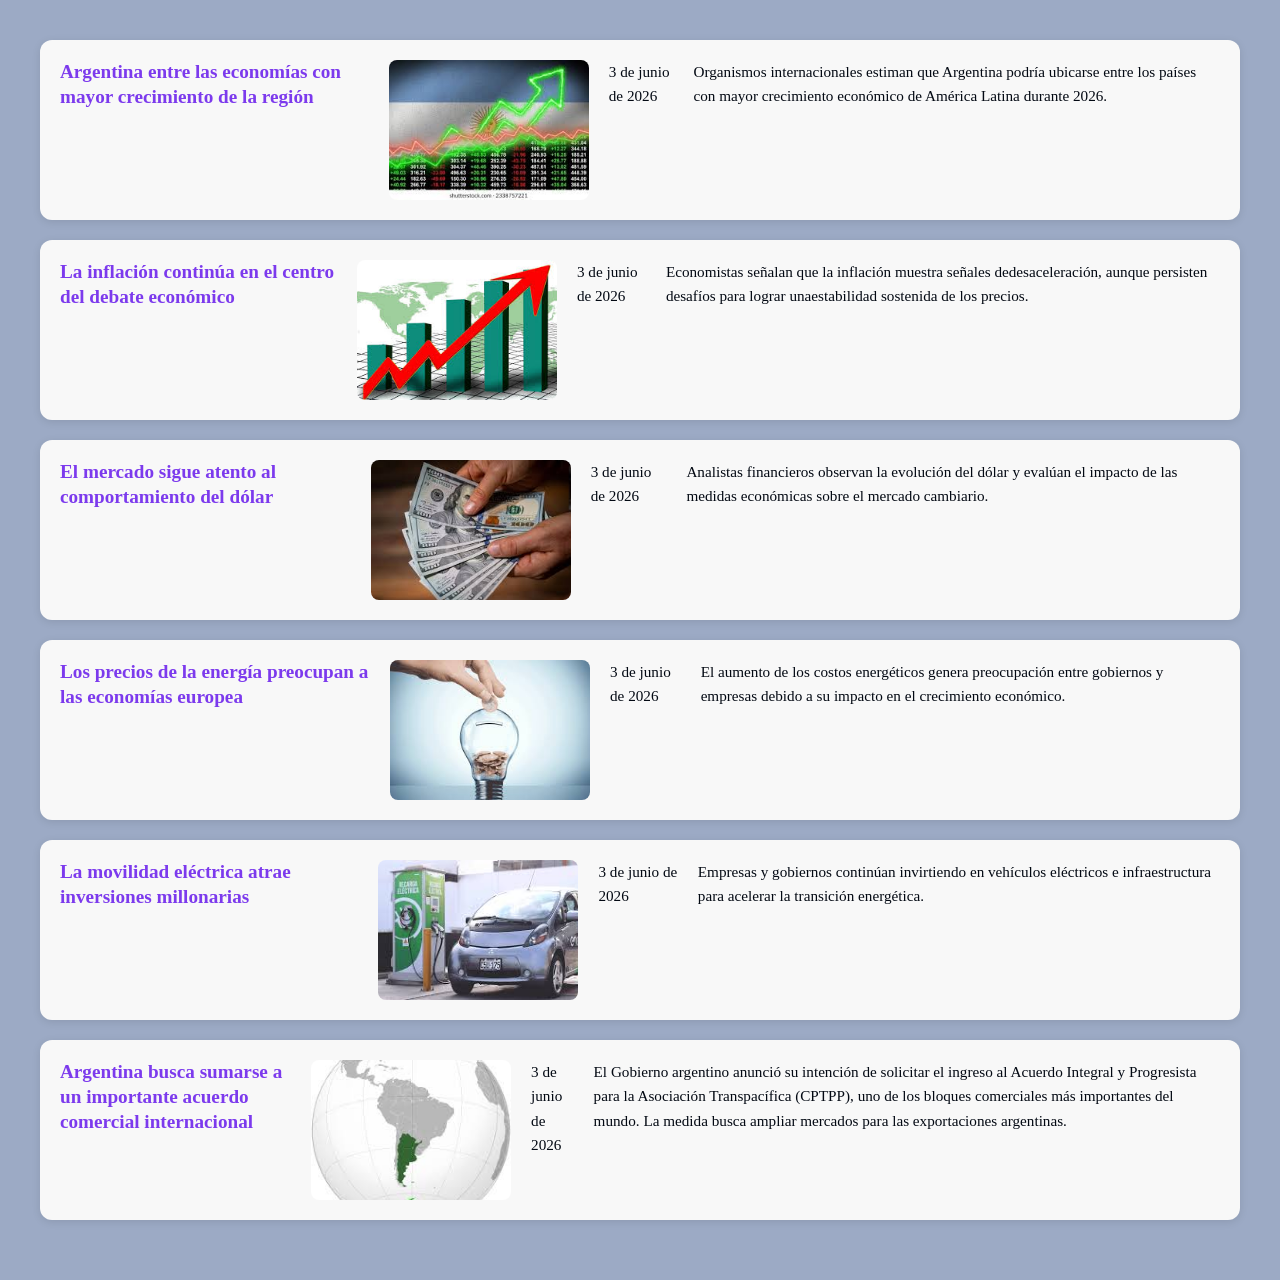
<file: economia.html>
<!DOCTYPE html>
<html lang="es">
<head>
    <meta charset="UTF-8">
    <title>Economia</title>
    <link rel="stylesheet" href="styles.css">
</head>
<body>

<div class="noticia">
  <h2>Argentina entre las economías con mayor crecimiento de la región</h2>
  <img src="[data-uri]" alt="">
  <p class="fecha">3 de junio de 2026</p> 
  <p>Organismos internacionales estiman que Argentina podría ubicarse entre los países con mayor crecimiento económico de América Latina durante 2026.</p>
</div>

<div class="noticia">
  <h2>La inflación continúa en el centro del debate económico</h2>
  <img src="[data-uri]" alt="">
 <p class="fecha">3 de junio de 2026</p> 
  <p> Economistas señalan que la inflación muestra señales dedesaceleración, aunque persisten desafíos para lograr unaestabilidad sostenida de los precios.</p>
</div>

<div class="noticia">
  <h2>El mercado sigue atento al comportamiento del dólar</h2>
  <img src="[data-uri]" alt="">
 <p class="fecha">3 de junio de 2026</p> 
  <p> Analistas financieros observan la evolución del dólar y evalúan el impacto de las medidas económicas sobre el mercado cambiario.</p>
</div>


<div class="noticia">
  <h2>Los precios de la energía preocupan a las economías europea</h2>
  <img src="[data-uri]" alt="imagen ilustrativa">
 <p class="fecha">3 de junio de 2026</p> 
  <p> El aumento de los costos energéticos genera preocupación entre gobiernos y empresas debido a su impacto en el crecimiento económico.</p>
</div>

<div class="noticia">
  <h2>La movilidad eléctrica atrae inversiones millonarias</h2>
  <img src="[data-uri]" alt="">
  <p class="fecha">3 de junio de 2026</p> 
  <p> Empresas y gobiernos continúan invirtiendo en vehículos eléctricos e infraestructura para acelerar la transición energética.</p>
</div>

<div class="noticia">
  <h2>Argentina busca sumarse a un importante acuerdo comercial internacional</h2>
  <img src="[data-uri]" alt="">
  <p class="fecha">3 de junio de 2026</p> 
  <p>El Gobierno argentino anunció su intención de solicitar el ingreso al Acuerdo Integral y Progresista para la Asociación Transpacífica (CPTPP), uno de los bloques comerciales más importantes del mundo. La medida busca ampliar mercados para las exportaciones argentinas.</p>
</div>
</body>
</html>
</file>
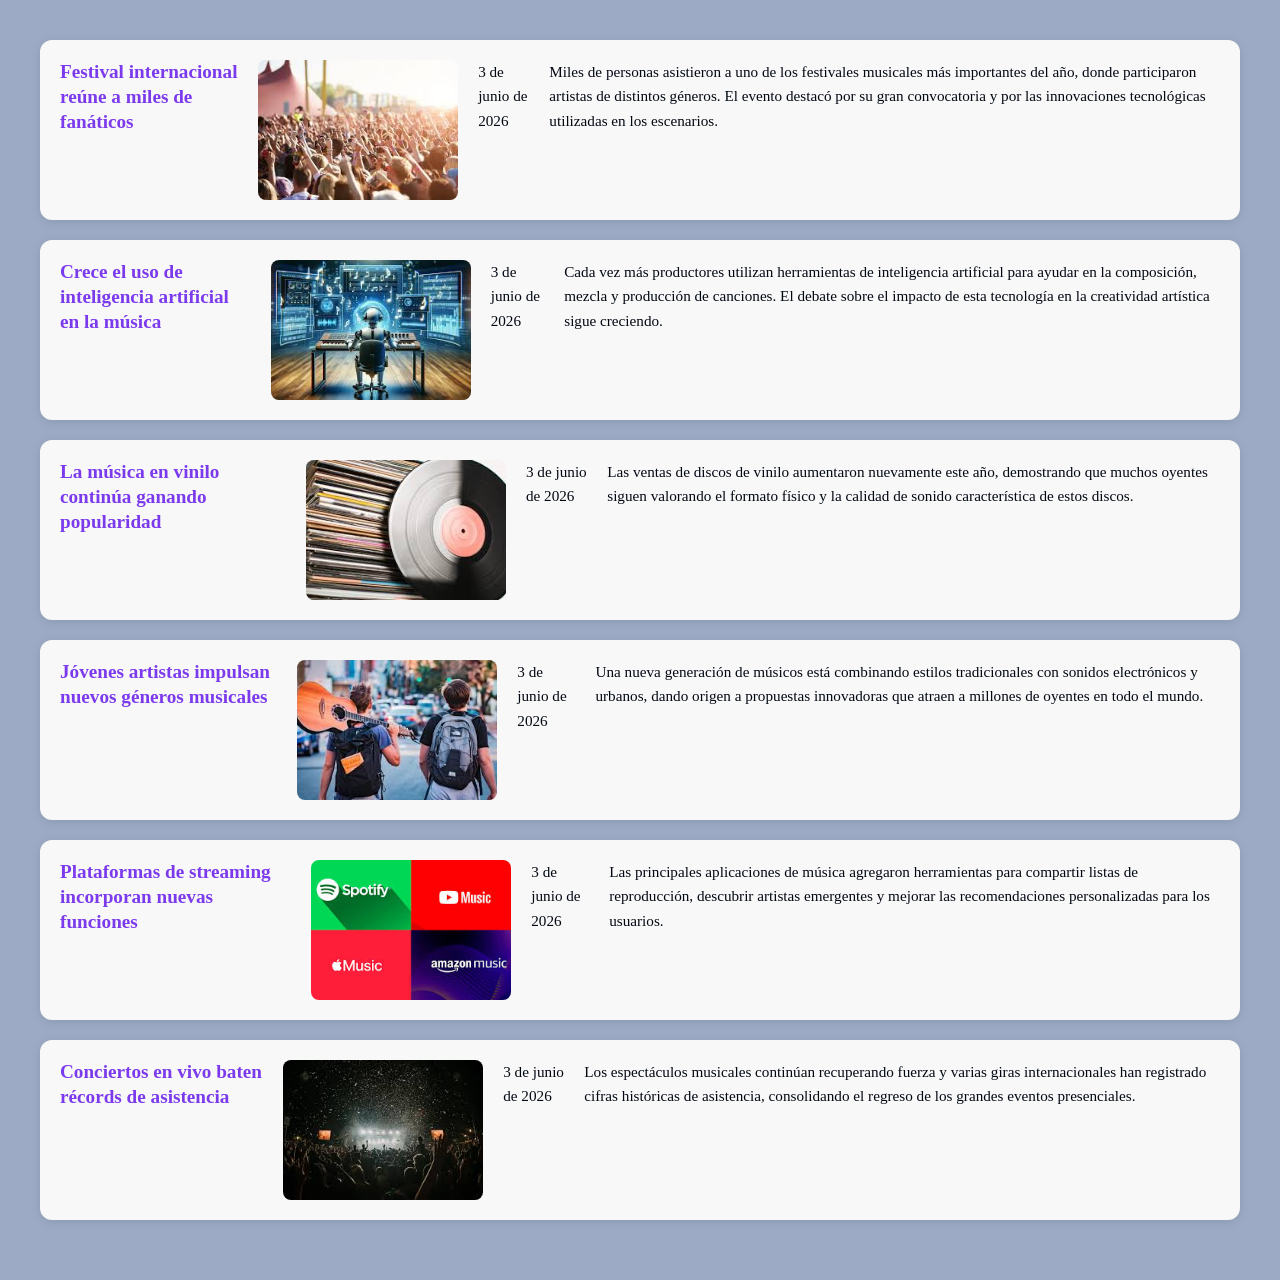
<file: musica.html>
<!DOCTYPE html>
<html lang="es">
<head>
    <meta charset="UTF-8">
    <title>Musica</title>
    <link rel="stylesheet" href="styles.css">
</head>
<body>

<div class="noticia">
  <h2>Festival internacional reúne a miles de fanáticos</h2>
  <img src="[data-uri]"  alt="Imagen de fanaticos en un festival "> 
  <p class="fecha">3 de junio de 2026</p> 
  <p>Miles de personas asistieron a uno de los festivales musicales más importantes del año, donde participaron artistas de distintos géneros. El evento destacó por su gran convocatoria y por las innovaciones tecnológicas utilizadas en los escenarios.</p>
  </div>

  <div class="noticia">
  <h2>Crece el uso de inteligencia artificial en la música</h2>
  <img src="[data-uri]"  alt="Imagen ilustrativa"> 
  <p class="fecha">3 de junio de 2026</p> 
  <p>Cada vez más productores utilizan herramientas de inteligencia artificial para ayudar en la composición, mezcla y producción de canciones. El debate sobre el impacto de esta tecnología en la creatividad artística sigue creciendo.</p>
  </div>

  
  <div class="noticia">
  <h2>La música en vinilo continúa ganando popularidad</h2>
  <img src="[data-uri]"  alt="imagen de vinilos"> 
  <p class="fecha">3 de junio de 2026</p> 
  <p>Las ventas de discos de vinilo aumentaron nuevamente este año, demostrando que muchos oyentes siguen valorando el formato físico y la calidad de sonido característica de estos discos.</p>
  </div>

  
  <div class="noticia">
  <h2>Jóvenes artistas impulsan nuevos géneros musicales</h2>
  <img src="[data-uri]"  alt="jovenes con una guitarra"> 
  <p class="fecha">3 de junio de 2026</p> 
  <p>Una nueva generación de músicos está combinando estilos tradicionales con sonidos electrónicos y urbanos, dando origen a propuestas innovadoras que atraen a millones de oyentes en todo el mundo.</p>
  </div>

  
  <div class="noticia">
  <h2>Plataformas de streaming incorporan nuevas funciones</h2>
  <img src="[data-uri]"  alt="plataformas de streaming musicales"> 
  <p class="fecha">3 de junio de 2026</p> 
  <p>Las principales aplicaciones de música agregaron herramientas para compartir listas de reproducción, descubrir artistas emergentes y mejorar las recomendaciones personalizadas para los usuarios.</p>
  </div>


  
  <div class="noticia">
  <h2>Conciertos en vivo baten récords de asistencia</h2>
  <img src="[data-uri]"  alt="conciertos en vivo"> 
  <p class="fecha">3 de junio de 2026</p> 
  <p>Los espectáculos musicales continúan recuperando fuerza y varias giras internacionales han registrado cifras históricas de asistencia, consolidando el regreso de los grandes eventos presenciales.</p>
  </div>
</body>
</html>
</file>
<file: styles.css>
* {
    box-sizing: border-box;
    margin: 0;
    padding: 0;
}

body {
    font-family: 'Georgia', serif;
    background-color: #9caac5;
    padding: 40px;
}

.contenedor {
    max-width: 1400px;
    margin: auto;
    background: #e5d8e9;
    padding: 50px;
    border-radius: 15px;
    box-shadow: 0 0 10px rgba(0,0,0,0.1);
}

h1 {
    color: #7c3aed;
    margin-bottom: 30px;
    font-size: 45px;
    text-align: center;
    padding-bottom: 1rem;
    border-bottom: 2px solid #7c3aed;
    letter-spacing: -0.5px;
}

nav {
    background: #e9e5ff;
    padding: 15px;
    border-radius: 10px;
    display: flex;
    justify-content: center;
    gap: 25px;
    margin-bottom: 30px;
}

nav a {
    text-decoration: none;
    color: #333;
    font-weight: bold;
}

nav a:hover {
    color: #7c3aed;
}

.noticia {
    display: flex;
    gap: 1.25rem;
    padding: 1.25rem;
    border-radius: 12px;
    background-color: #f8f8f8;
    box-shadow: 0 2px 8px rgba(0,0,0,0.1);
    margin-bottom: 1.25rem;
    align-items: flex-start;
}

.noticia img,
.noticia-img {
    width: 200px;
    height: 140px;
    object-fit: cover;
    border-radius: 8px;
    flex-shrink: 0;
}

.noticia-body {
    flex: 1;
}

.noticia h2,
.noticia-body h2 {
    color: #7c3aed;
    font-size: 1.2rem;
    font-weight: 700;
    margin-bottom: 0.25rem;
    line-height: 1.3;
    padding: 0;
}

.fecha {
    font-size: 0.85rem;
    color: #050101;
    margin-bottom: 0.5rem;
}

.noticia p,
.noticia-body p {
    font-size: 0.95rem;
    line-height: 1.6;
    color: #030913;
    padding: 0;
}

@media (max-width: 600px) {
    .noticia {
        flex-direction: column;
    }
    .noticia img,
    .noticia-img {
        width: 100%;
        height: 180px;
    }
}
</file>
